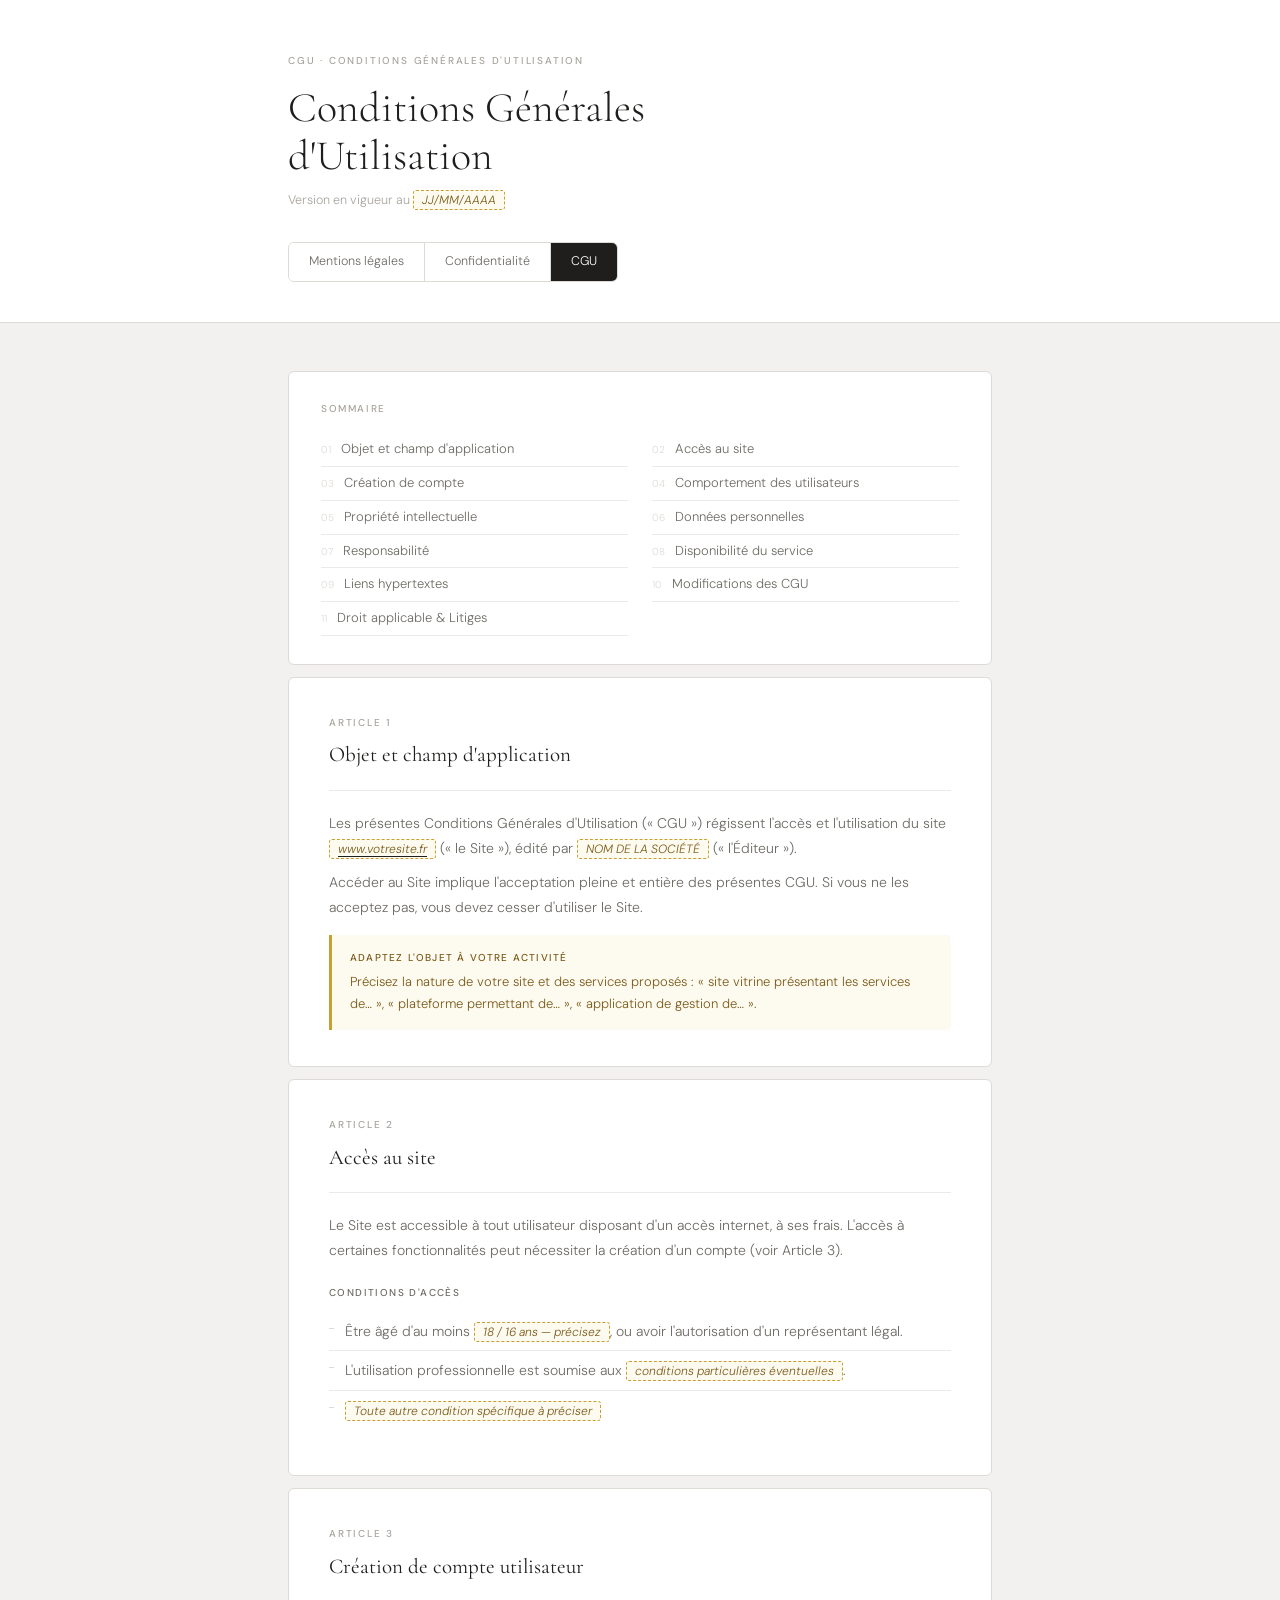
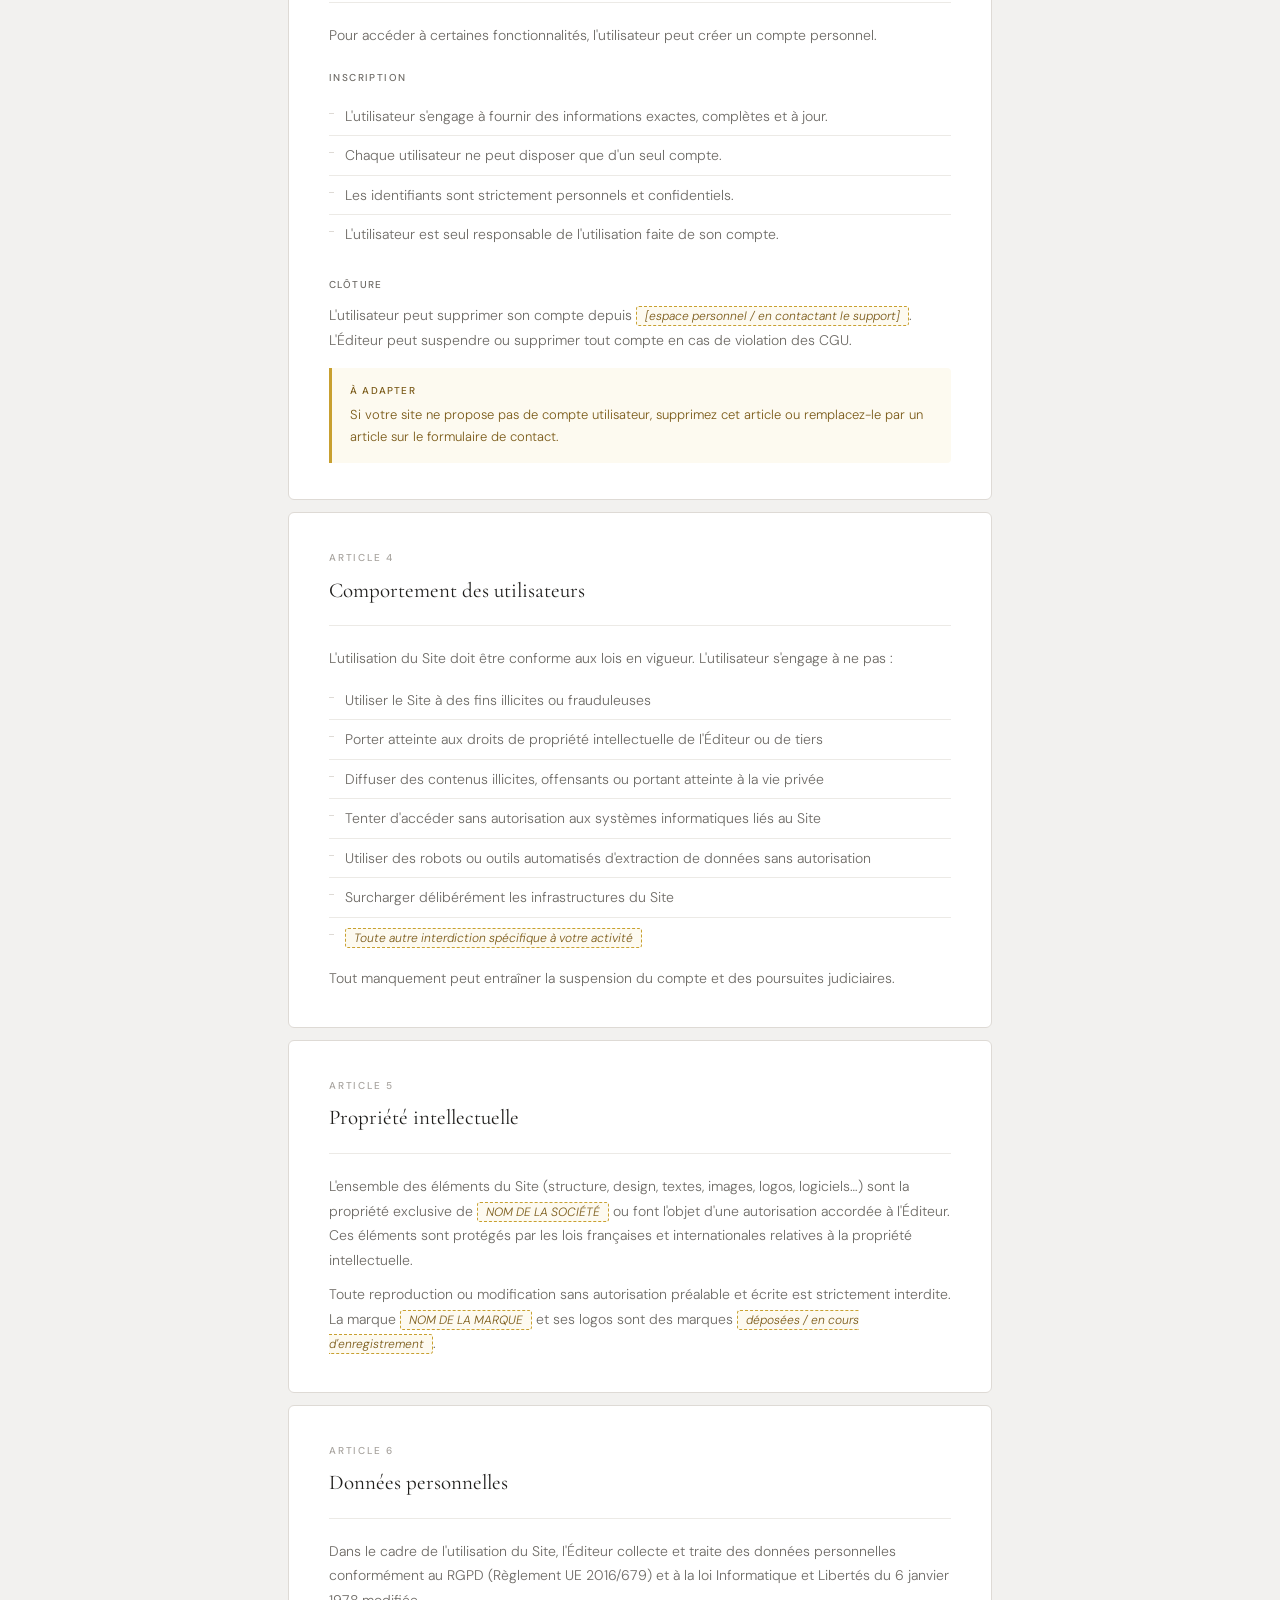
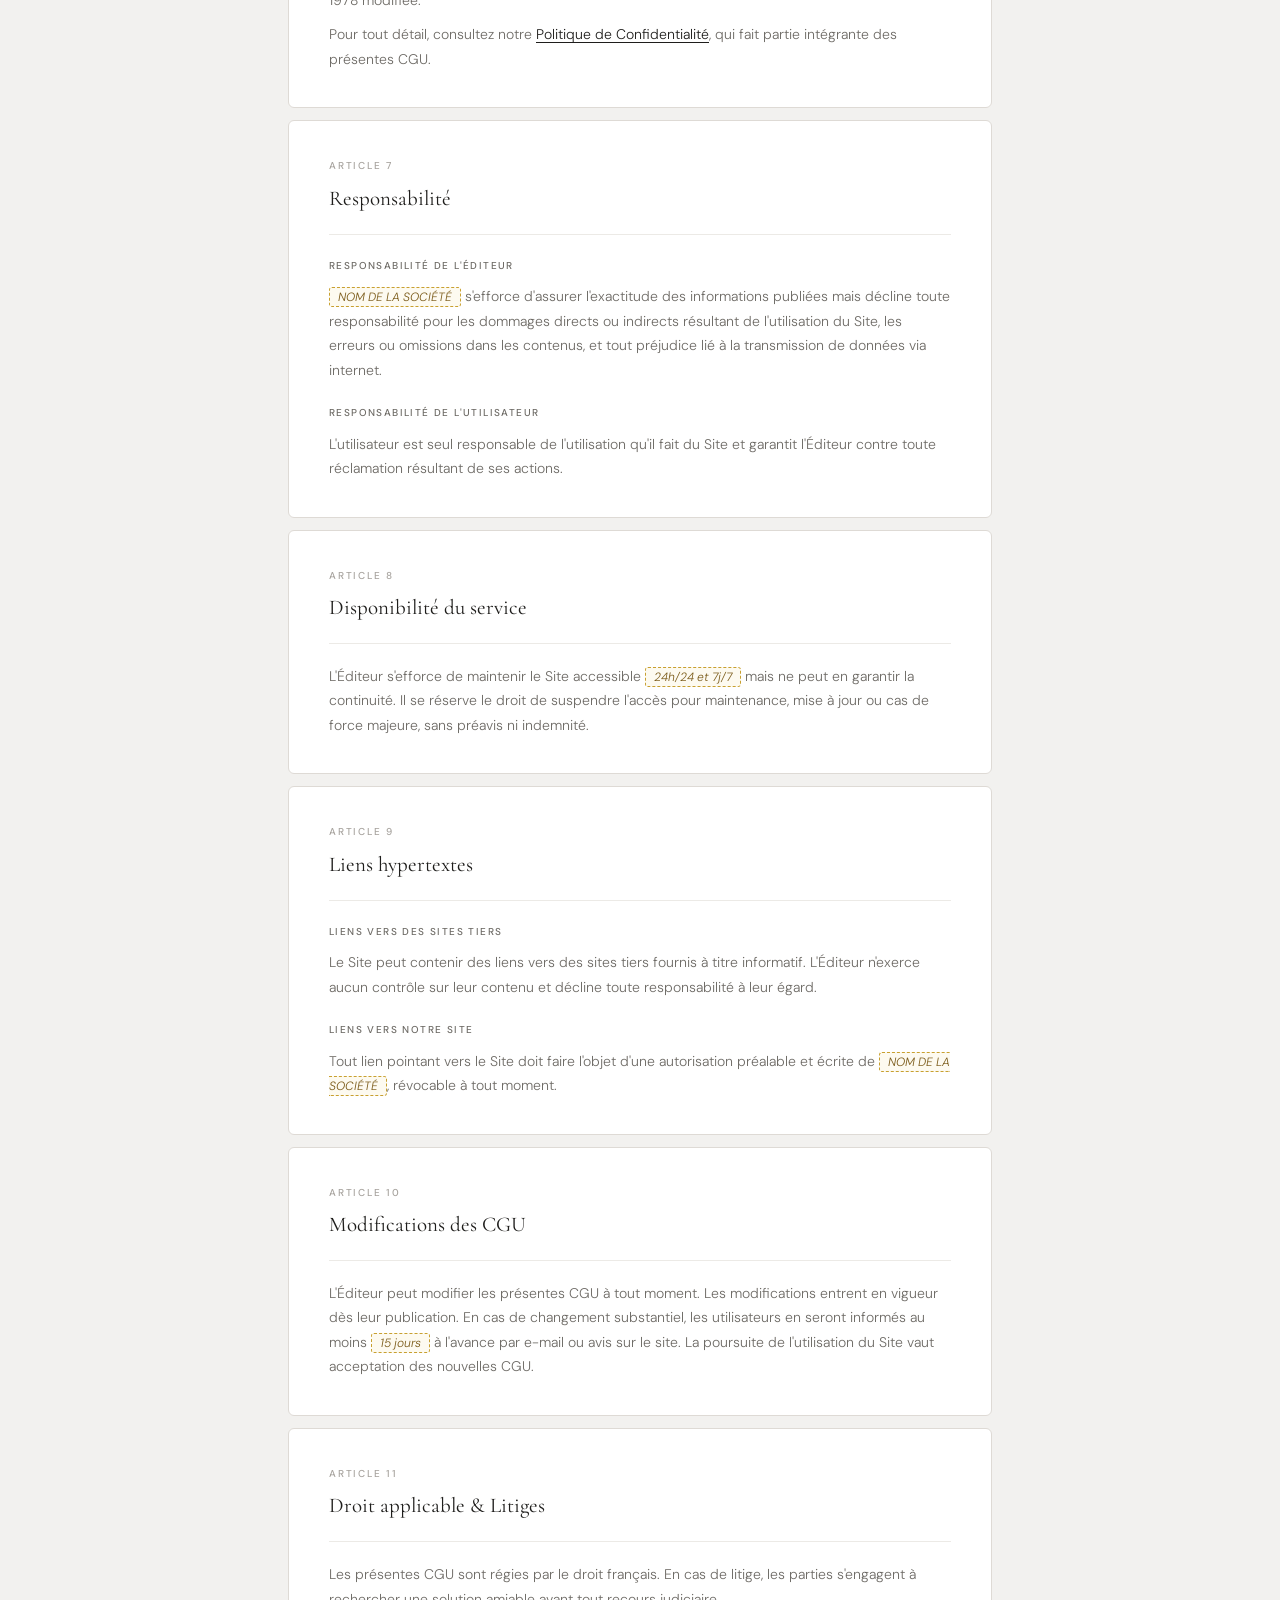
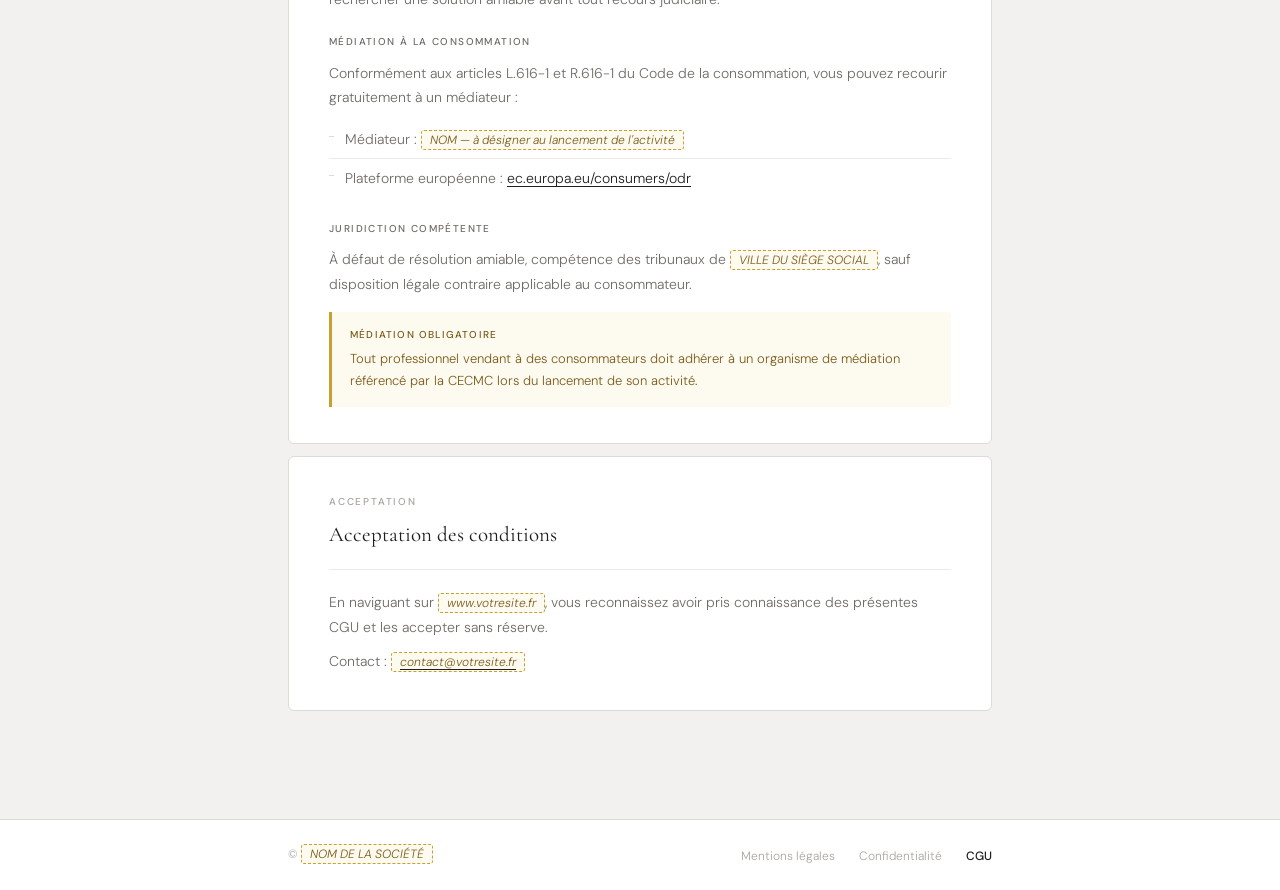
<file: pages/cgu.html>
<!DOCTYPE html>
<html lang="fr">

<head>
    <meta charset="UTF-8">
    <meta name="viewport" content="width=device-width, initial-scale=1.0">
    <title>Conditions Générales d'Utilisation</title>

    <link rel="stylesheet" href="../assets/css/legal.css">
</head>

<body>

    <header>
        <div class="wrap">
            <span class="eyebrow">CGU · Conditions Générales d'Utilisation</span>
            <h1>Conditions Générales<br>d'Utilisation</h1>
            <p class="meta">Version en vigueur au <span class="ph">JJ/MM/AAAA</span></p>
            <nav class="pages">
                <a href="mentions-legales.html">Mentions légales</a>
                <a href="confidentialite.html">Confidentialité</a>
                <a href="cgu.html" class="on">CGU</a>
            </nav>
        </div>
    </header>

    <main>
        <div class="wrap">

            <div class="toc">
                <p class="toc-label">Sommaire</p>
                <ol>
                    <li><a href="#g1"><span class="n">01</span>Objet et champ d'application</a></li>
                    <li><a href="#g2"><span class="n">02</span>Accès au site</a></li>
                    <li><a href="#g3"><span class="n">03</span>Création de compte</a></li>
                    <li><a href="#g4"><span class="n">04</span>Comportement des utilisateurs</a></li>
                    <li><a href="#g5"><span class="n">05</span>Propriété intellectuelle</a></li>
                    <li><a href="#g6"><span class="n">06</span>Données personnelles</a></li>
                    <li><a href="#g7"><span class="n">07</span>Responsabilité</a></li>
                    <li><a href="#g8"><span class="n">08</span>Disponibilité du service</a></li>
                    <li><a href="#g9"><span class="n">09</span>Liens hypertextes</a></li>
                    <li><a href="#g10"><span class="n">10</span>Modifications des CGU</a></li>
                    <li><a href="#g11"><span class="n">11</span>Droit applicable & Litiges</a></li>
                </ol>
            </div>

            <section id="g1">
                <p class="art">Article 1</p>
                <h2>Objet et champ d'application</h2>
                <p>Les présentes Conditions Générales d'Utilisation (« CGU ») régissent l'accès et l'utilisation du site
                    <a href="#"><span class="ph">www.votresite.fr</span></a> (« le Site »), édité par <span
                        class="ph">NOM DE LA SOCIÉTÉ</span> (« l'Éditeur »).</p>
                <p>Accéder au Site implique l'acceptation pleine et entière des présentes CGU. Si vous ne les acceptez
                    pas, vous devez cesser d'utiliser le Site.</p>
                <div class="note">
                    <b>Adaptez l'objet à votre activité</b>
                    <p>Précisez la nature de votre site et des services proposés : « site vitrine présentant les
                        services de… », « plateforme permettant de… », « application de gestion de… ».</p>
                </div>
            </section>

            <section id="g2">
                <p class="art">Article 2</p>
                <h2>Accès au site</h2>
                <p>Le Site est accessible à tout utilisateur disposant d'un accès internet, à ses frais. L'accès à
                    certaines fonctionnalités peut nécessiter la création d'un compte (voir Article 3).</p>
                <h3>Conditions d'accès</h3>
                <ul>
                    <li>Être âgé d'au moins <span class="ph">18 / 16 ans — précisez</span>, ou avoir l'autorisation d'un
                        représentant légal.</li>
                    <li>L'utilisation professionnelle est soumise aux <span class="ph">conditions particulières
                            éventuelles</span>.</li>
                    <li><span class="ph">Toute autre condition spécifique à préciser</span></li>
                </ul>
            </section>

            <section id="g3">
                <p class="art">Article 3</p>
                <h2>Création de compte utilisateur</h2>
                <p>Pour accéder à certaines fonctionnalités, l'utilisateur peut créer un compte personnel.</p>
                <h3>Inscription</h3>
                <ul>
                    <li>L'utilisateur s'engage à fournir des informations exactes, complètes et à jour.</li>
                    <li>Chaque utilisateur ne peut disposer que d'un seul compte.</li>
                    <li>Les identifiants sont strictement personnels et confidentiels.</li>
                    <li>L'utilisateur est seul responsable de l'utilisation faite de son compte.</li>
                </ul>
                <h3>Clôture</h3>
                <p>L'utilisateur peut supprimer son compte depuis <span class="ph">[espace personnel / en contactant le
                        support]</span>. L'Éditeur peut suspendre ou supprimer tout compte en cas de violation des CGU.
                </p>
                <div class="note">
                    <b>À adapter</b>
                    <p>Si votre site ne propose pas de compte utilisateur, supprimez cet article ou remplacez-le par un
                        article sur le formulaire de contact.</p>
                </div>
            </section>

            <section id="g4">
                <p class="art">Article 4</p>
                <h2>Comportement des utilisateurs</h2>
                <p>L'utilisation du Site doit être conforme aux lois en vigueur. L'utilisateur s'engage à ne pas :</p>
                <ul>
                    <li>Utiliser le Site à des fins illicites ou frauduleuses</li>
                    <li>Porter atteinte aux droits de propriété intellectuelle de l'Éditeur ou de tiers</li>
                    <li>Diffuser des contenus illicites, offensants ou portant atteinte à la vie privée</li>
                    <li>Tenter d'accéder sans autorisation aux systèmes informatiques liés au Site</li>
                    <li>Utiliser des robots ou outils automatisés d'extraction de données sans autorisation</li>
                    <li>Surcharger délibérément les infrastructures du Site</li>
                    <li><span class="ph">Toute autre interdiction spécifique à votre activité</span></li>
                </ul>
                <p>Tout manquement peut entraîner la suspension du compte et des poursuites judiciaires.</p>
            </section>

            <section id="g5">
                <p class="art">Article 5</p>
                <h2>Propriété intellectuelle</h2>
                <p>L'ensemble des éléments du Site (structure, design, textes, images, logos, logiciels…) sont la
                    propriété exclusive de <span class="ph">NOM DE LA SOCIÉTÉ</span> ou font l'objet d'une autorisation
                    accordée à l'Éditeur. Ces éléments sont protégés par les lois françaises et internationales
                    relatives à la propriété intellectuelle.</p>
                <p>Toute reproduction ou modification sans autorisation préalable et écrite est strictement interdite.
                    La marque <span class="ph">NOM DE LA MARQUE</span> et ses logos sont des marques <span
                        class="ph">déposées / en cours d'enregistrement</span>.</p>
            </section>

            <section id="g6">
                <p class="art">Article 6</p>
                <h2>Données personnelles</h2>
                <p>Dans le cadre de l'utilisation du Site, l'Éditeur collecte et traite des données personnelles
                    conformément au RGPD (Règlement UE 2016/679) et à la loi Informatique et Libertés du 6 janvier 1978
                    modifiée.</p>
                <p>Pour tout détail, consultez notre <a href="confidentialite.html">Politique de Confidentialité</a>,
                    qui fait partie intégrante des présentes CGU.</p>
            </section>

            <section id="g7">
                <p class="art">Article 7</p>
                <h2>Responsabilité</h2>
                <h3>Responsabilité de l'éditeur</h3>
                <p><span class="ph">NOM DE LA SOCIÉTÉ</span> s'efforce d'assurer l'exactitude des informations publiées
                    mais décline toute responsabilité pour les dommages directs ou indirects résultant de l'utilisation
                    du Site, les erreurs ou omissions dans les contenus, et tout préjudice lié à la transmission de
                    données via internet.</p>
                <h3>Responsabilité de l'utilisateur</h3>
                <p>L'utilisateur est seul responsable de l'utilisation qu'il fait du Site et garantit l'Éditeur contre
                    toute réclamation résultant de ses actions.</p>
            </section>

            <section id="g8">
                <p class="art">Article 8</p>
                <h2>Disponibilité du service</h2>
                <p>L'Éditeur s'efforce de maintenir le Site accessible <span class="ph">24h/24 et 7j/7</span> mais ne
                    peut en garantir la continuité. Il se réserve le droit de suspendre l'accès pour maintenance, mise à
                    jour ou cas de force majeure, sans préavis ni indemnité.</p>
            </section>

            <section id="g9">
                <p class="art">Article 9</p>
                <h2>Liens hypertextes</h2>
                <h3>Liens vers des sites tiers</h3>
                <p>Le Site peut contenir des liens vers des sites tiers fournis à titre informatif. L'Éditeur n'exerce
                    aucun contrôle sur leur contenu et décline toute responsabilité à leur égard.</p>
                <h3>Liens vers notre site</h3>
                <p>Tout lien pointant vers le Site doit faire l'objet d'une autorisation préalable et écrite de <span
                        class="ph">NOM DE LA SOCIÉTÉ</span>, révocable à tout moment.</p>
            </section>

            <section id="g10">
                <p class="art">Article 10</p>
                <h2>Modifications des CGU</h2>
                <p>L'Éditeur peut modifier les présentes CGU à tout moment. Les modifications entrent en vigueur dès
                    leur publication. En cas de changement substantiel, les utilisateurs en seront informés au moins
                    <span class="ph">15 jours</span> à l'avance par e-mail ou avis sur le site. La poursuite de
                    l'utilisation du Site vaut acceptation des nouvelles CGU.</p>
            </section>

            <section id="g11">
                <p class="art">Article 11</p>
                <h2>Droit applicable & Litiges</h2>
                <p>Les présentes CGU sont régies par le droit français. En cas de litige, les parties s'engagent à
                    rechercher une solution amiable avant tout recours judiciaire.</p>
                <h3>Médiation à la consommation</h3>
                <p>Conformément aux articles L.616-1 et R.616-1 du Code de la consommation, vous pouvez recourir
                    gratuitement à un médiateur :</p>
                <ul>
                    <li>Médiateur : <span class="ph">NOM — à désigner au lancement de l'activité</span></li>
                    <li>Plateforme européenne : <a href="https://ec.europa.eu/consumers/odr"
                            target="_blank">ec.europa.eu/consumers/odr</a></li>
                </ul>
                <h3>Juridiction compétente</h3>
                <p>À défaut de résolution amiable, compétence des tribunaux de <span class="ph">VILLE DU SIÈGE
                        SOCIAL</span>, sauf disposition légale contraire applicable au consommateur.</p>
                <div class="note">
                    <b>Médiation obligatoire</b>
                    <p>Tout professionnel vendant à des consommateurs doit adhérer à un organisme de médiation référencé
                        par la CECMC lors du lancement de son activité.</p>
                </div>
            </section>

            <section>
                <p class="art">Acceptation</p>
                <h2>Acceptation des conditions</h2>
                <p>En naviguant sur <span class="ph">www.votresite.fr</span>, vous reconnaissez avoir pris connaissance
                    des présentes CGU et les accepter sans réserve.</p>
                <p>Contact : <a href="mailto:"><span class="ph">contact@votresite.fr</span></a></p>
            </section>

        </div>
    </main>

    <footer>
        <div class="wrap">
            <div class="fi">
                <small>© <span class="ph">NOM DE LA SOCIÉTÉ</span></small>
                <nav>
                    <a href="mentions-legales.html">Mentions légales</a>
                    <a href="confidentialite.html">Confidentialité</a>
                    <a href="cgu.html" class="on">CGU</a>
                </nav>
            </div>
        </div>
    </footer>

</body>

</html>
</file>
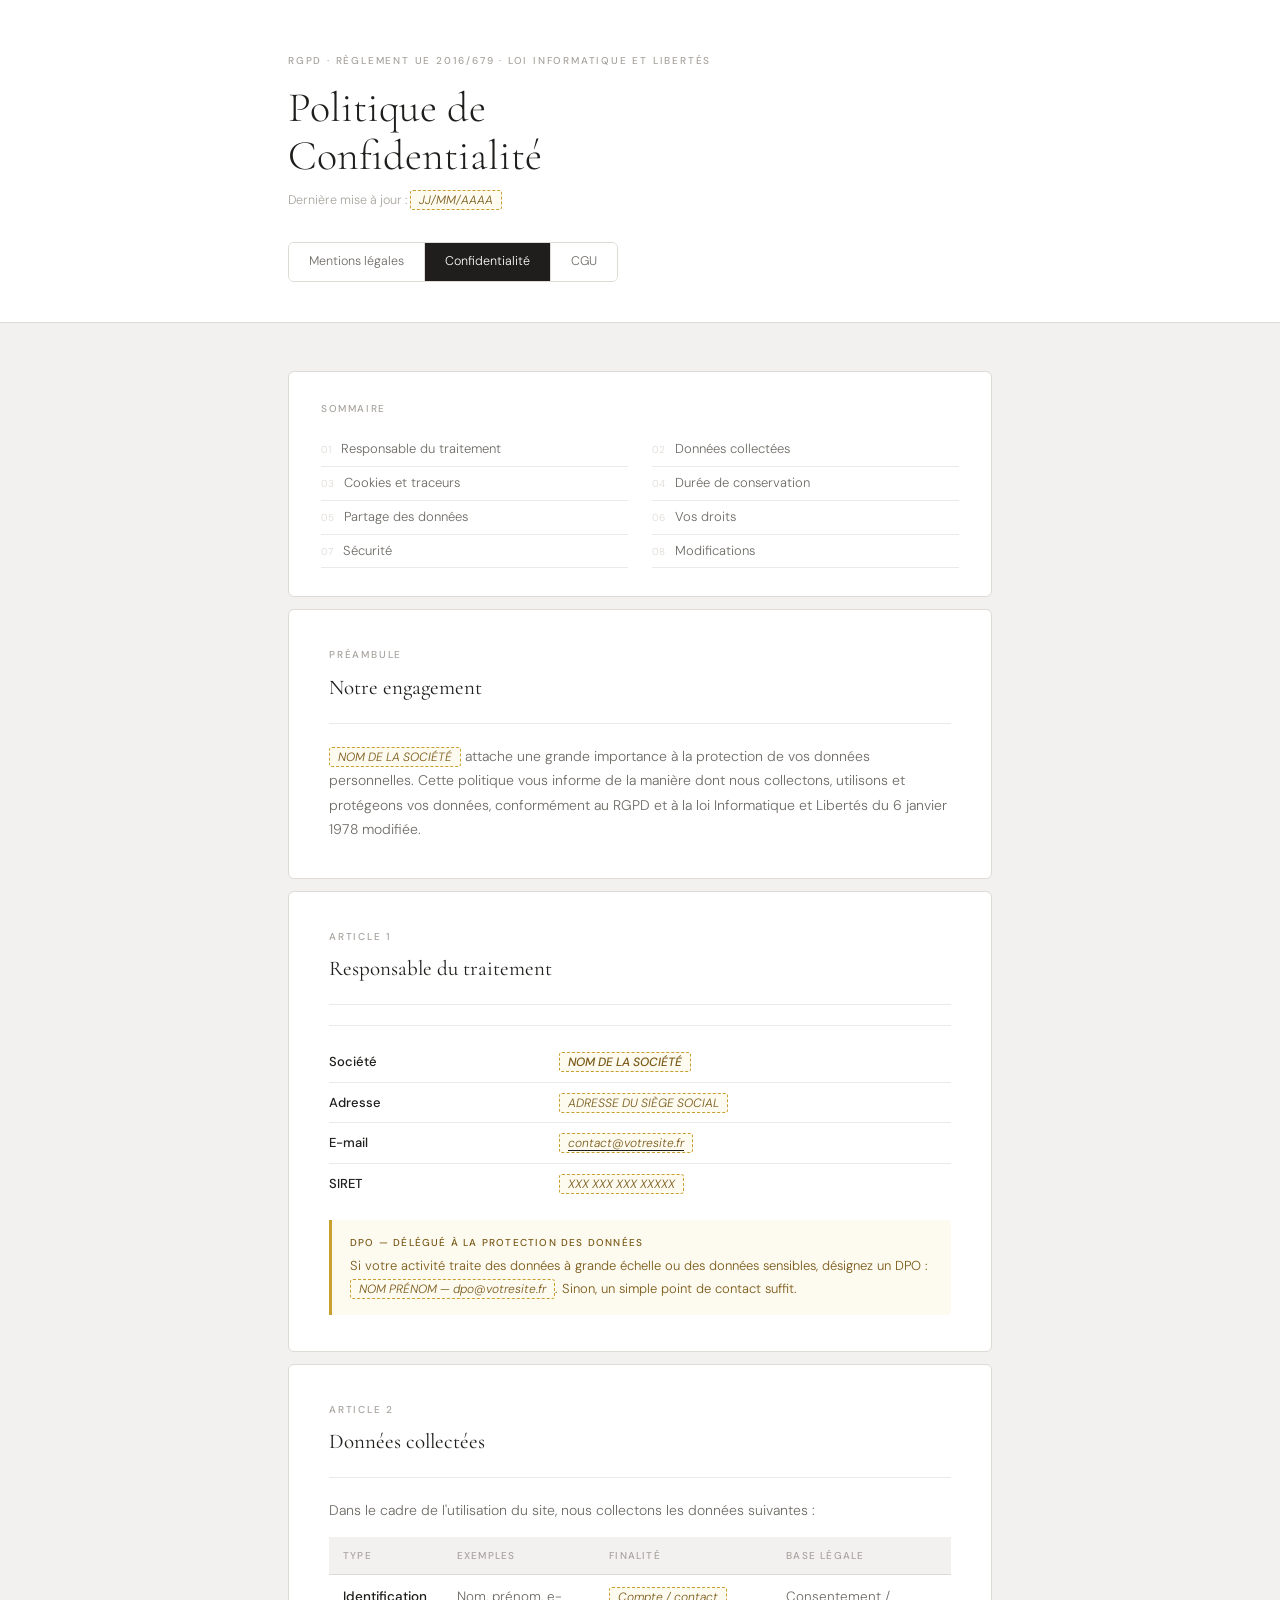
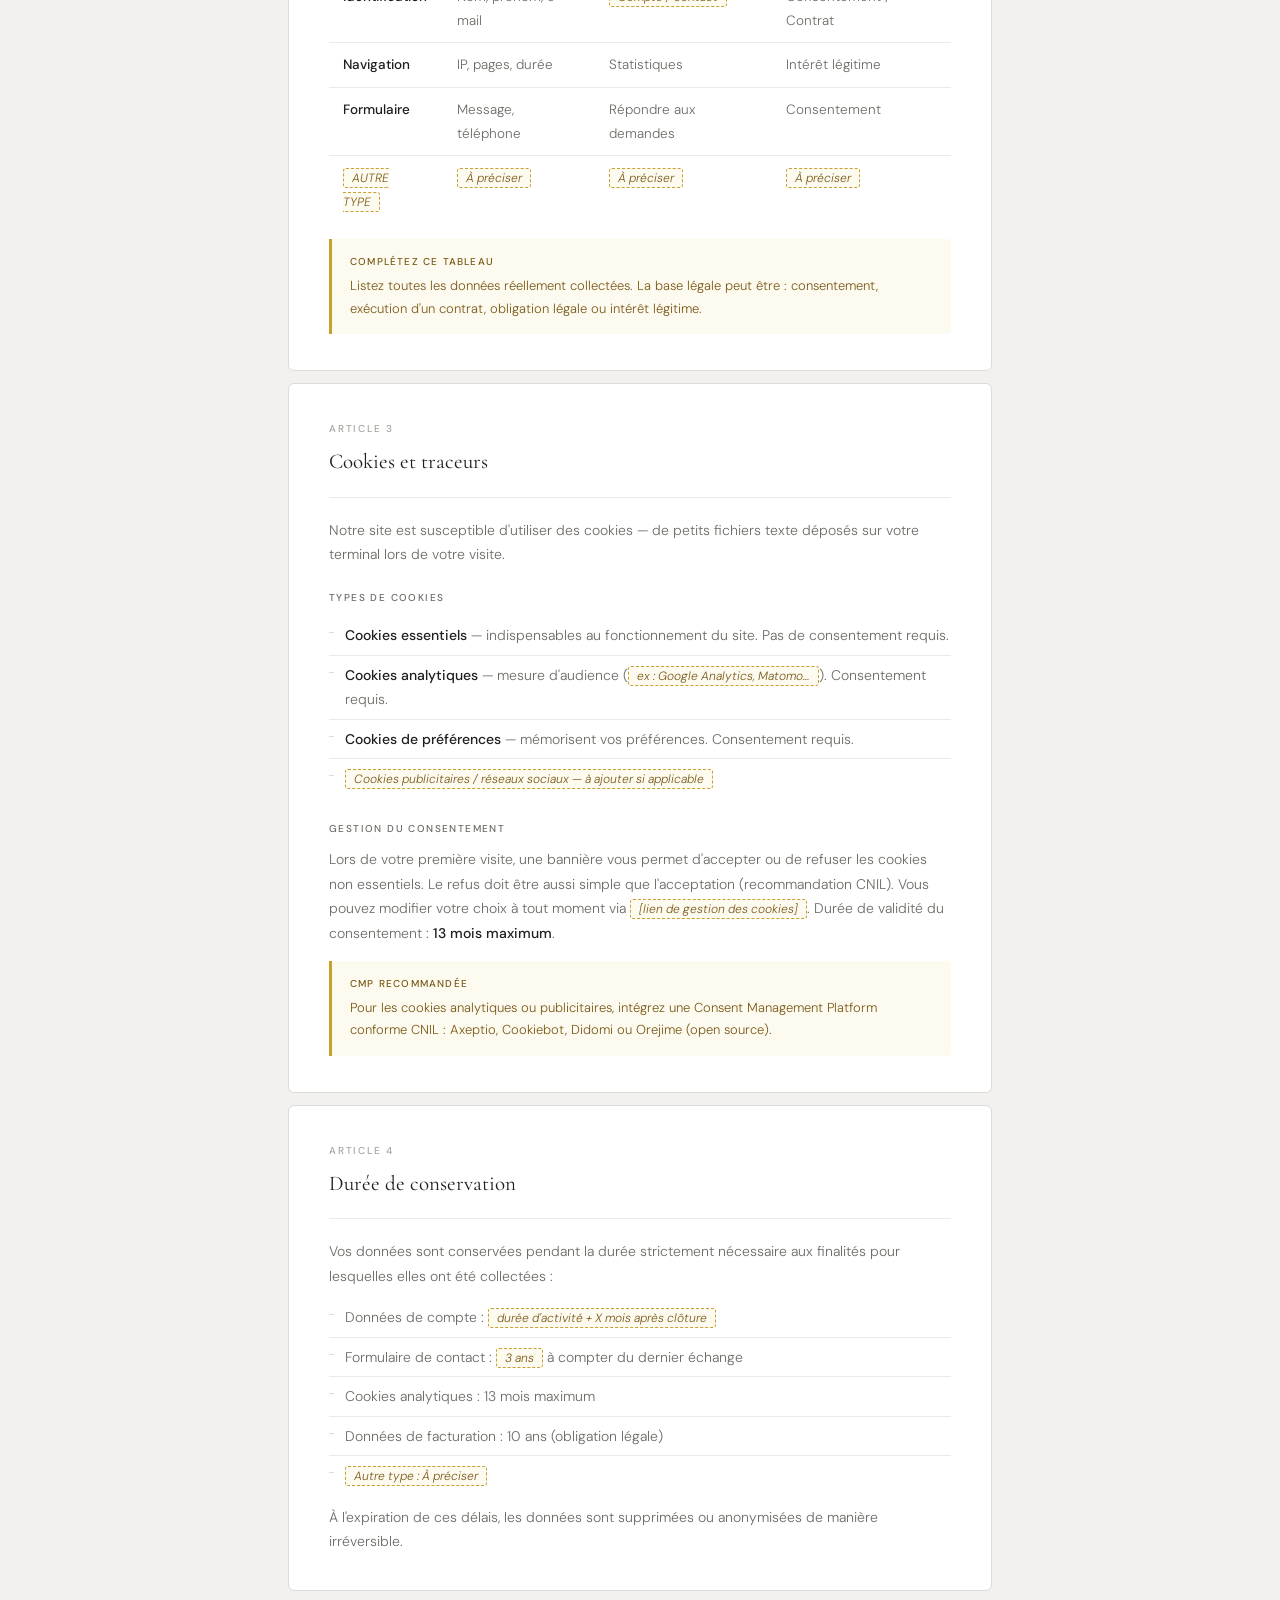
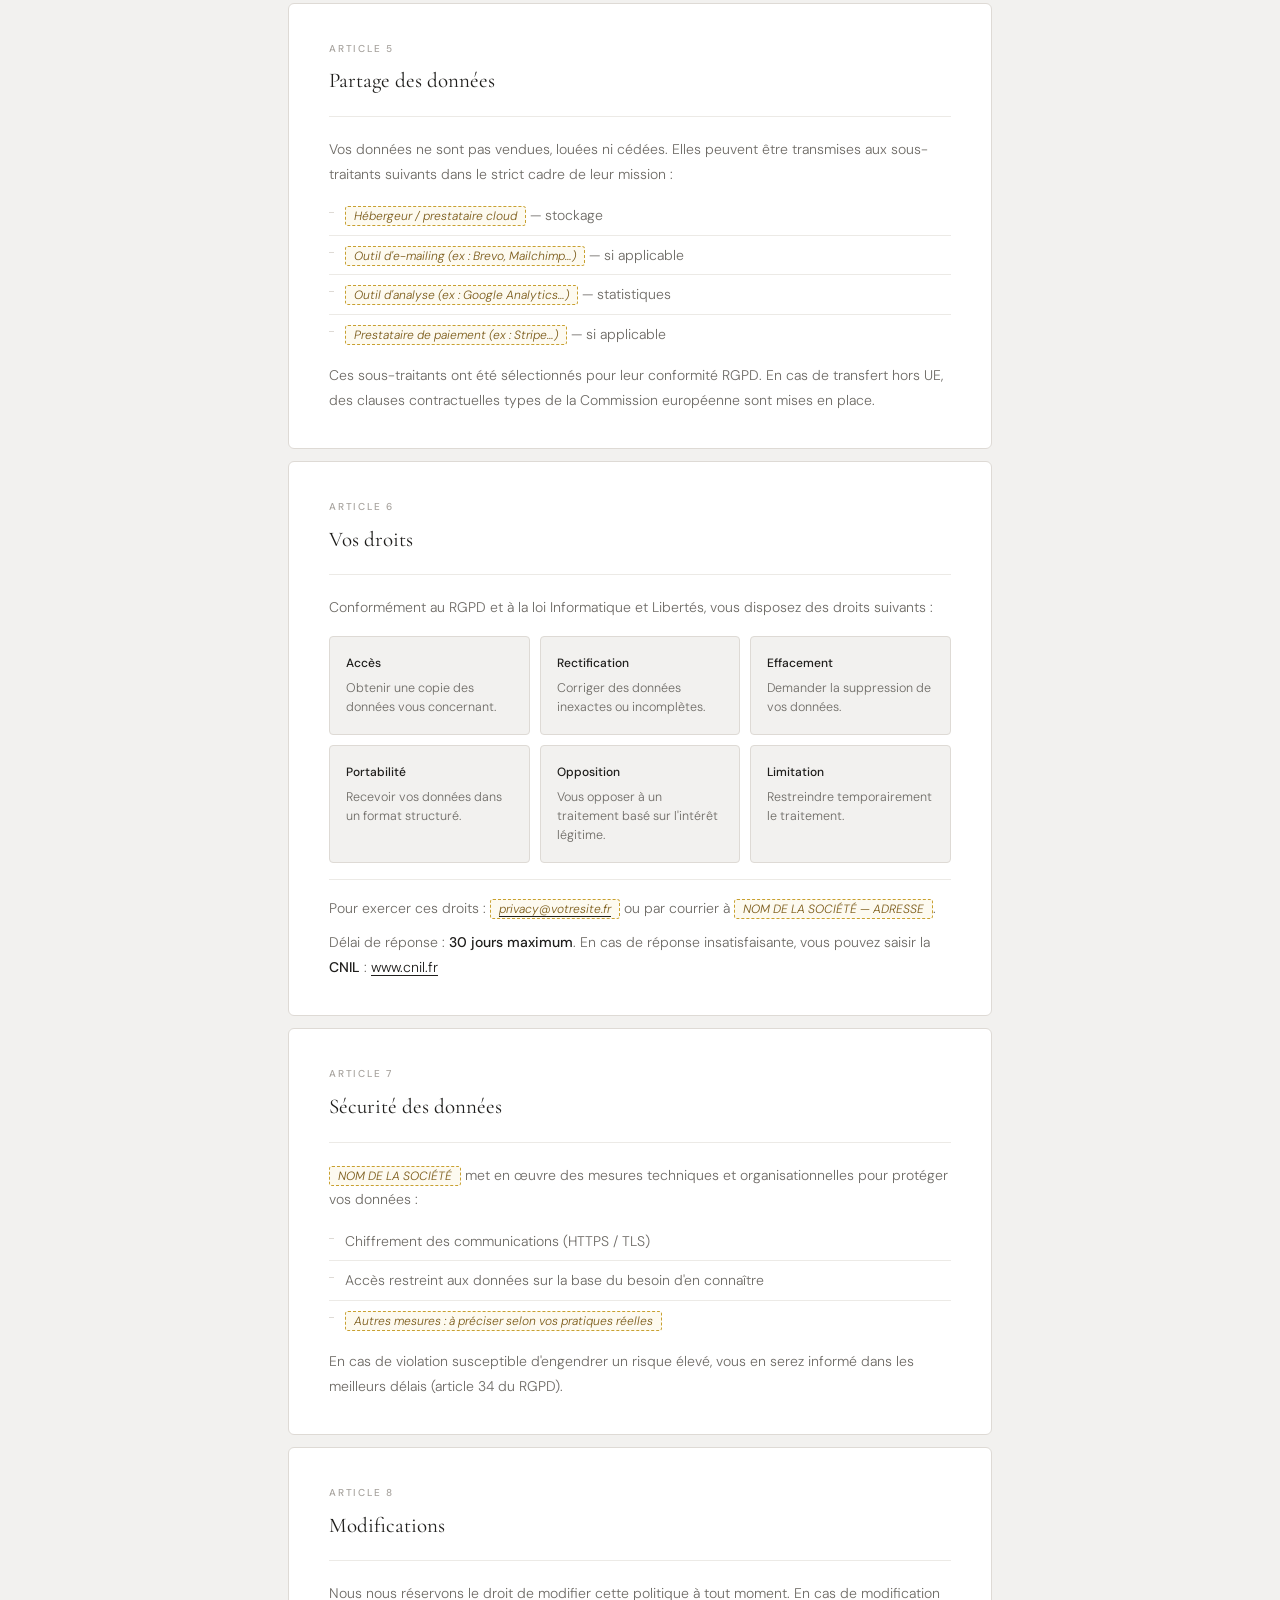
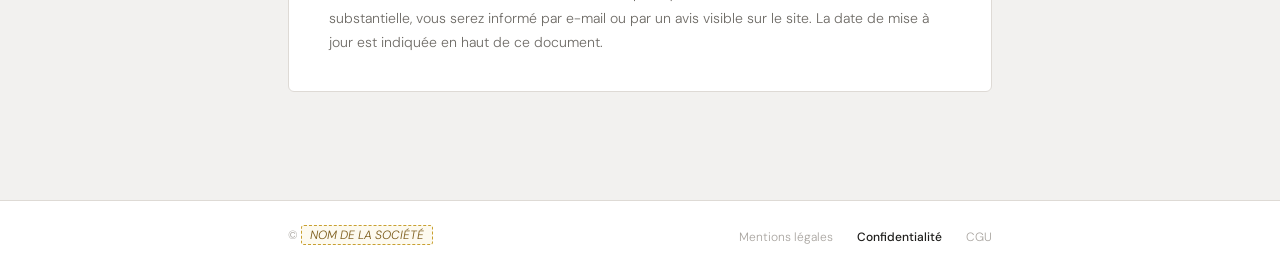
<file: pages/confidentialite.html>
<!DOCTYPE html>
<html lang="fr">

<head>
    <meta charset="UTF-8">
    <meta name="viewport" content="width=device-width, initial-scale=1.0">
    <title>Politique de Confidentialité</title>

    <link rel="stylesheet" href="../assets/css/legal.css">
</head>

<body>

    <header>
        <div class="wrap">
            <span class="eyebrow">RGPD · Règlement UE 2016/679 · Loi Informatique et Libertés</span>
            <h1>Politique de<br>Confidentialité</h1>
            <p class="meta">Dernière mise à jour : <span class="ph">JJ/MM/AAAA</span></p>
            <nav class="pages">
                <a href="mentions-legales.html">Mentions légales</a>
                <a href="confidentialite.html" class="on">Confidentialité</a>
                <a href="cgu.html">CGU</a>
            </nav>
        </div>
    </header>

    <main>
        <div class="wrap">

            <div class="toc">
                <p class="toc-label">Sommaire</p>
                <ol>
                    <li><a href="#c1"><span class="n">01</span>Responsable du traitement</a></li>
                    <li><a href="#c2"><span class="n">02</span>Données collectées</a></li>
                    <li><a href="#c3"><span class="n">03</span>Cookies et traceurs</a></li>
                    <li><a href="#c4"><span class="n">04</span>Durée de conservation</a></li>
                    <li><a href="#c5"><span class="n">05</span>Partage des données</a></li>
                    <li><a href="#c6"><span class="n">06</span>Vos droits</a></li>
                    <li><a href="#c7"><span class="n">07</span>Sécurité</a></li>
                    <li><a href="#c8"><span class="n">08</span>Modifications</a></li>
                </ol>
            </div>

            <section>
                <p class="art">Préambule</p>
                <h2>Notre engagement</h2>
                <p><span class="ph">NOM DE LA SOCIÉTÉ</span> attache une grande importance à la protection de vos
                    données personnelles. Cette politique vous informe de la manière dont nous collectons, utilisons et
                    protégeons vos données, conformément au RGPD et à la loi Informatique et Libertés du 6 janvier 1978
                    modifiée.</p>
            </section>

            <section id="c1">
                <p class="art">Article 1</p>
                <h2>Responsable du traitement</h2>
                <hr>
                <dl>
                    <div class="field">
                        <dt>Société</dt>
                        <dd><strong><span class="ph">NOM DE LA SOCIÉTÉ</span></strong></dd>
                    </div>
                    <div class="field">
                        <dt>Adresse</dt>
                        <dd><span class="ph">ADRESSE DU SIÈGE SOCIAL</span></dd>
                    </div>
                    <div class="field">
                        <dt>E-mail</dt>
                        <dd><a href="mailto:"><span class="ph">contact@votresite.fr</span></a></dd>
                    </div>
                    <div class="field">
                        <dt>SIRET</dt>
                        <dd><span class="ph">XXX XXX XXX XXXXX</span></dd>
                    </div>
                </dl>
                <div class="note">
                    <b>DPO — Délégué à la Protection des Données</b>
                    <p>Si votre activité traite des données à grande échelle ou des données sensibles, désignez un DPO :
                        <span class="ph">NOM PRÉNOM — dpo@votresite.fr</span>. Sinon, un simple point de contact suffit.
                    </p>
                </div>
            </section>

            <section id="c2">
                <p class="art">Article 2</p>
                <h2>Données collectées</h2>
                <p>Dans le cadre de l'utilisation du site, nous collectons les données suivantes :</p>
                <table>
                    <thead>
                        <tr>
                            <th>Type</th>
                            <th>Exemples</th>
                            <th>Finalité</th>
                            <th>Base légale</th>
                        </tr>
                    </thead>
                    <tbody>
                        <tr>
                            <td><strong>Identification</strong></td>
                            <td>Nom, prénom, e-mail</td>
                            <td><span class="ph">Compte / contact</span></td>
                            <td>Consentement / Contrat</td>
                        </tr>
                        <tr>
                            <td><strong>Navigation</strong></td>
                            <td>IP, pages, durée</td>
                            <td>Statistiques</td>
                            <td>Intérêt légitime</td>
                        </tr>
                        <tr>
                            <td><strong>Formulaire</strong></td>
                            <td>Message, téléphone</td>
                            <td>Répondre aux demandes</td>
                            <td>Consentement</td>
                        </tr>
                        <tr>
                            <td><span class="ph">AUTRE TYPE</span></td>
                            <td><span class="ph">À préciser</span></td>
                            <td><span class="ph">À préciser</span></td>
                            <td><span class="ph">À préciser</span></td>
                        </tr>
                    </tbody>
                </table>
                <div class="note">
                    <b>Complétez ce tableau</b>
                    <p>Listez toutes les données réellement collectées. La base légale peut être : consentement,
                        exécution d'un contrat, obligation légale ou intérêt légitime.</p>
                </div>
            </section>

            <section id="c3">
                <p class="art">Article 3</p>
                <h2>Cookies et traceurs</h2>
                <p>Notre site est susceptible d'utiliser des cookies — de petits fichiers texte déposés sur votre
                    terminal lors de votre visite.</p>
                <h3>Types de cookies</h3>
                <ul>
                    <li><strong>Cookies essentiels</strong> — indispensables au fonctionnement du site. Pas de
                        consentement requis.</li>
                    <li><strong>Cookies analytiques</strong> — mesure d'audience (<span class="ph">ex : Google
                            Analytics, Matomo…</span>). Consentement requis.</li>
                    <li><strong>Cookies de préférences</strong> — mémorisent vos préférences. Consentement requis.</li>
                    <li><span class="ph">Cookies publicitaires / réseaux sociaux — à ajouter si applicable</span></li>
                </ul>
                <h3>Gestion du consentement</h3>
                <p>Lors de votre première visite, une bannière vous permet d'accepter ou de refuser les cookies non
                    essentiels. Le refus doit être aussi simple que l'acceptation (recommandation CNIL). Vous pouvez
                    modifier votre choix à tout moment via <span class="ph">[lien de gestion des cookies]</span>. Durée
                    de validité du consentement : <strong>13 mois maximum</strong>.</p>
                <div class="note">
                    <b>CMP recommandée</b>
                    <p>Pour les cookies analytiques ou publicitaires, intégrez une Consent Management Platform conforme
                        CNIL : Axeptio, Cookiebot, Didomi ou Orejime (open source).</p>
                </div>
            </section>

            <section id="c4">
                <p class="art">Article 4</p>
                <h2>Durée de conservation</h2>
                <p>Vos données sont conservées pendant la durée strictement nécessaire aux finalités pour lesquelles
                    elles ont été collectées :</p>
                <ul>
                    <li>Données de compte : <span class="ph">durée d'activité + X mois après clôture</span></li>
                    <li>Formulaire de contact : <span class="ph">3 ans</span> à compter du dernier échange</li>
                    <li>Cookies analytiques : 13 mois maximum</li>
                    <li>Données de facturation : 10 ans (obligation légale)</li>
                    <li><span class="ph">Autre type : À préciser</span></li>
                </ul>
                <p>À l'expiration de ces délais, les données sont supprimées ou anonymisées de manière irréversible.</p>
            </section>

            <section id="c5">
                <p class="art">Article 5</p>
                <h2>Partage des données</h2>
                <p>Vos données ne sont pas vendues, louées ni cédées. Elles peuvent être transmises aux sous-traitants
                    suivants dans le strict cadre de leur mission :</p>
                <ul>
                    <li><span class="ph">Hébergeur / prestataire cloud</span> — stockage</li>
                    <li><span class="ph">Outil d'e-mailing (ex : Brevo, Mailchimp…)</span> — si applicable</li>
                    <li><span class="ph">Outil d'analyse (ex : Google Analytics…)</span> — statistiques</li>
                    <li><span class="ph">Prestataire de paiement (ex : Stripe…)</span> — si applicable</li>
                </ul>
                <p>Ces sous-traitants ont été sélectionnés pour leur conformité RGPD. En cas de transfert hors UE, des
                    clauses contractuelles types de la Commission européenne sont mises en place.</p>
            </section>

            <section id="c6">
                <p class="art">Article 6</p>
                <h2>Vos droits</h2>
                <p>Conformément au RGPD et à la loi Informatique et Libertés, vous disposez des droits suivants :</p>
                <div class="rights">
                    <div><b>Accès</b>
                        <p>Obtenir une copie des données vous concernant.</p>
                    </div>
                    <div><b>Rectification</b>
                        <p>Corriger des données inexactes ou incomplètes.</p>
                    </div>
                    <div><b>Effacement</b>
                        <p>Demander la suppression de vos données.</p>
                    </div>
                    <div><b>Portabilité</b>
                        <p>Recevoir vos données dans un format structuré.</p>
                    </div>
                    <div><b>Opposition</b>
                        <p>Vous opposer à un traitement basé sur l'intérêt légitime.</p>
                    </div>
                    <div><b>Limitation</b>
                        <p>Restreindre temporairement le traitement.</p>
                    </div>
                </div>
                <hr>
                <p>Pour exercer ces droits : <a href="mailto:"><span class="ph">privacy@votresite.fr</span></a> ou par
                    courrier à <span class="ph">NOM DE LA SOCIÉTÉ — ADRESSE</span>.</p>
                <p>Délai de réponse : <strong>30 jours maximum</strong>. En cas de réponse insatisfaisante, vous pouvez
                    saisir la <strong>CNIL</strong> : <a href="https://www.cnil.fr" target="_blank">www.cnil.fr</a></p>
            </section>

            <section id="c7">
                <p class="art">Article 7</p>
                <h2>Sécurité des données</h2>
                <p><span class="ph">NOM DE LA SOCIÉTÉ</span> met en œuvre des mesures techniques et organisationnelles
                    pour protéger vos données :</p>
                <ul>
                    <li>Chiffrement des communications (HTTPS / TLS)</li>
                    <li>Accès restreint aux données sur la base du besoin d'en connaître</li>
                    <li><span class="ph">Autres mesures : à préciser selon vos pratiques réelles</span></li>
                </ul>
                <p>En cas de violation susceptible d'engendrer un risque élevé, vous en serez informé dans les meilleurs
                    délais (article 34 du RGPD).</p>
            </section>

            <section id="c8">
                <p class="art">Article 8</p>
                <h2>Modifications</h2>
                <p>Nous nous réservons le droit de modifier cette politique à tout moment. En cas de modification
                    substantielle, vous serez informé par e-mail ou par un avis visible sur le site. La date de mise à
                    jour est indiquée en haut de ce document.</p>
            </section>

        </div>
    </main>

    <footer>
        <div class="wrap">
            <div class="fi">
                <small>© <span class="ph">NOM DE LA SOCIÉTÉ</span></small>
                <nav>
                    <a href="mentions-legales.html">Mentions légales</a>
                    <a href="confidentialite.html" class="on">Confidentialité</a>
                    <a href="cgu.html">CGU</a>
                </nav>
            </div>
        </div>
    </footer>

</body>

</html>
</file>
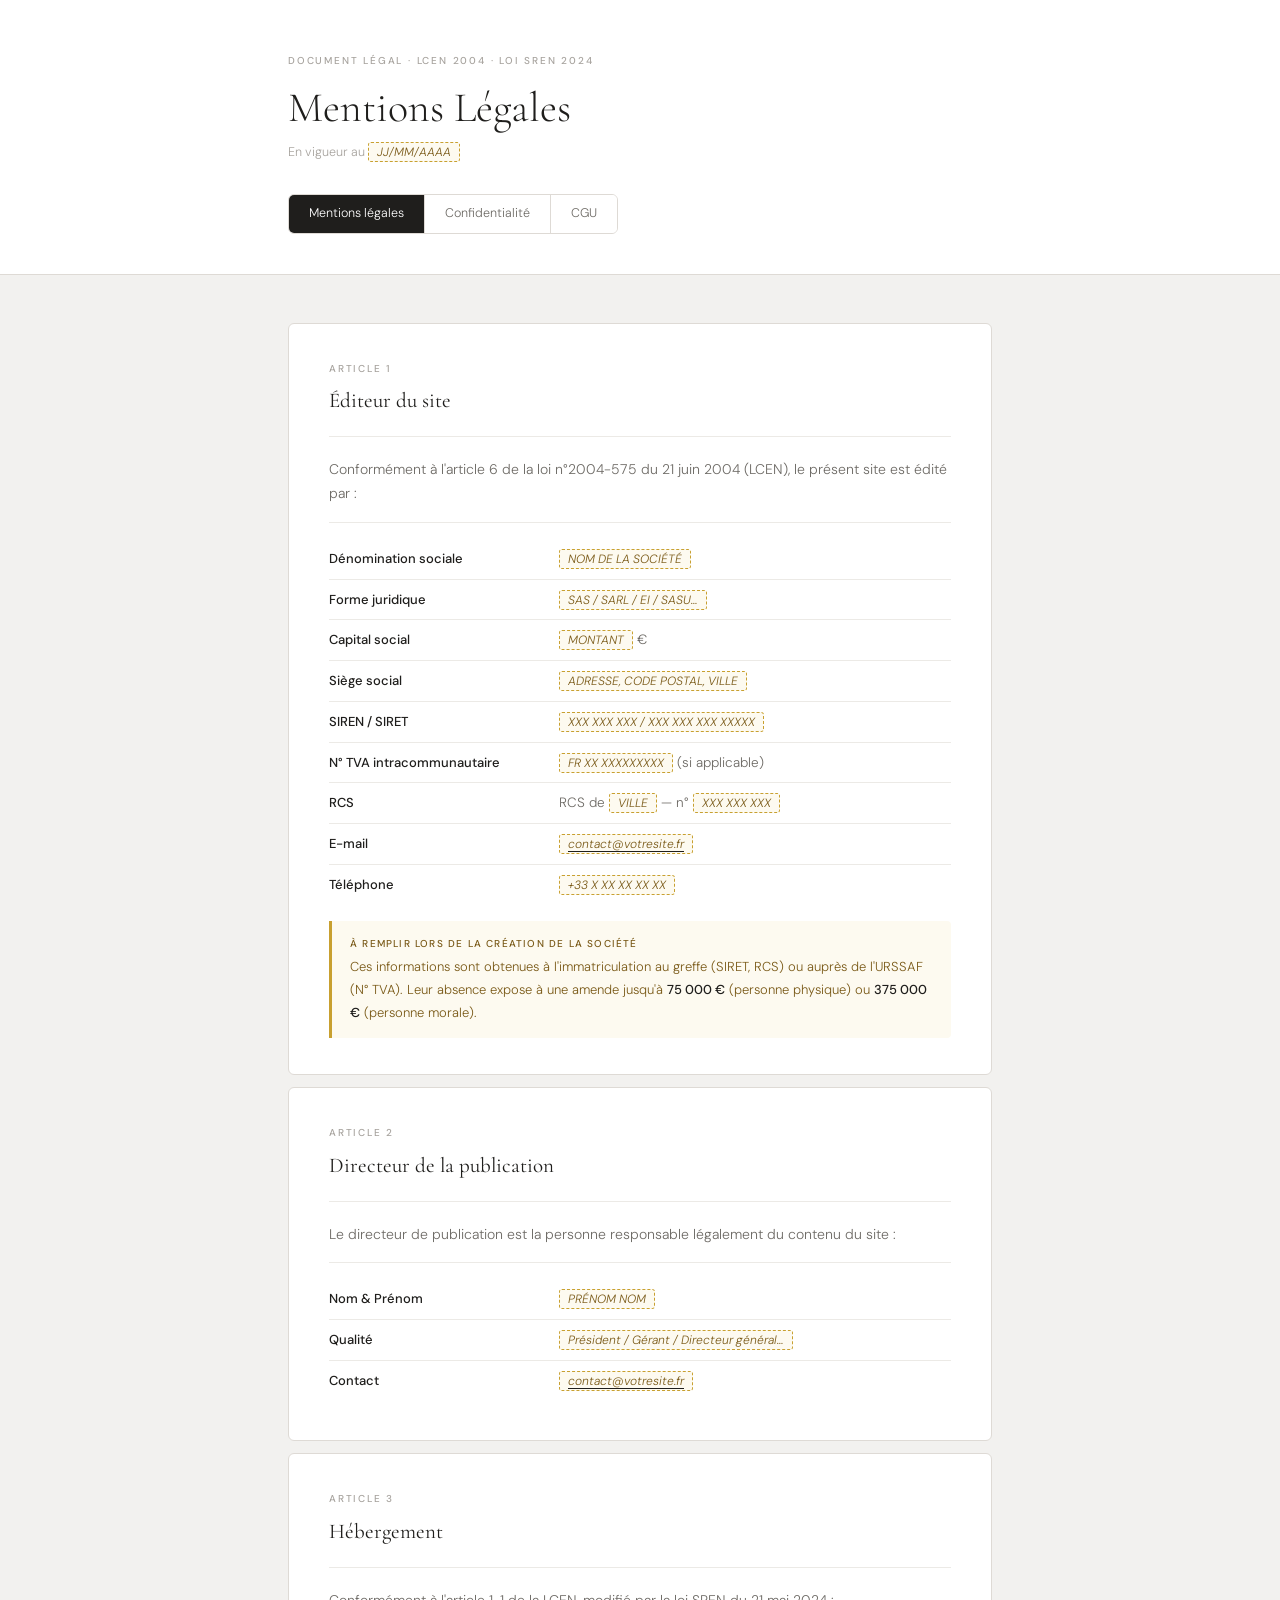
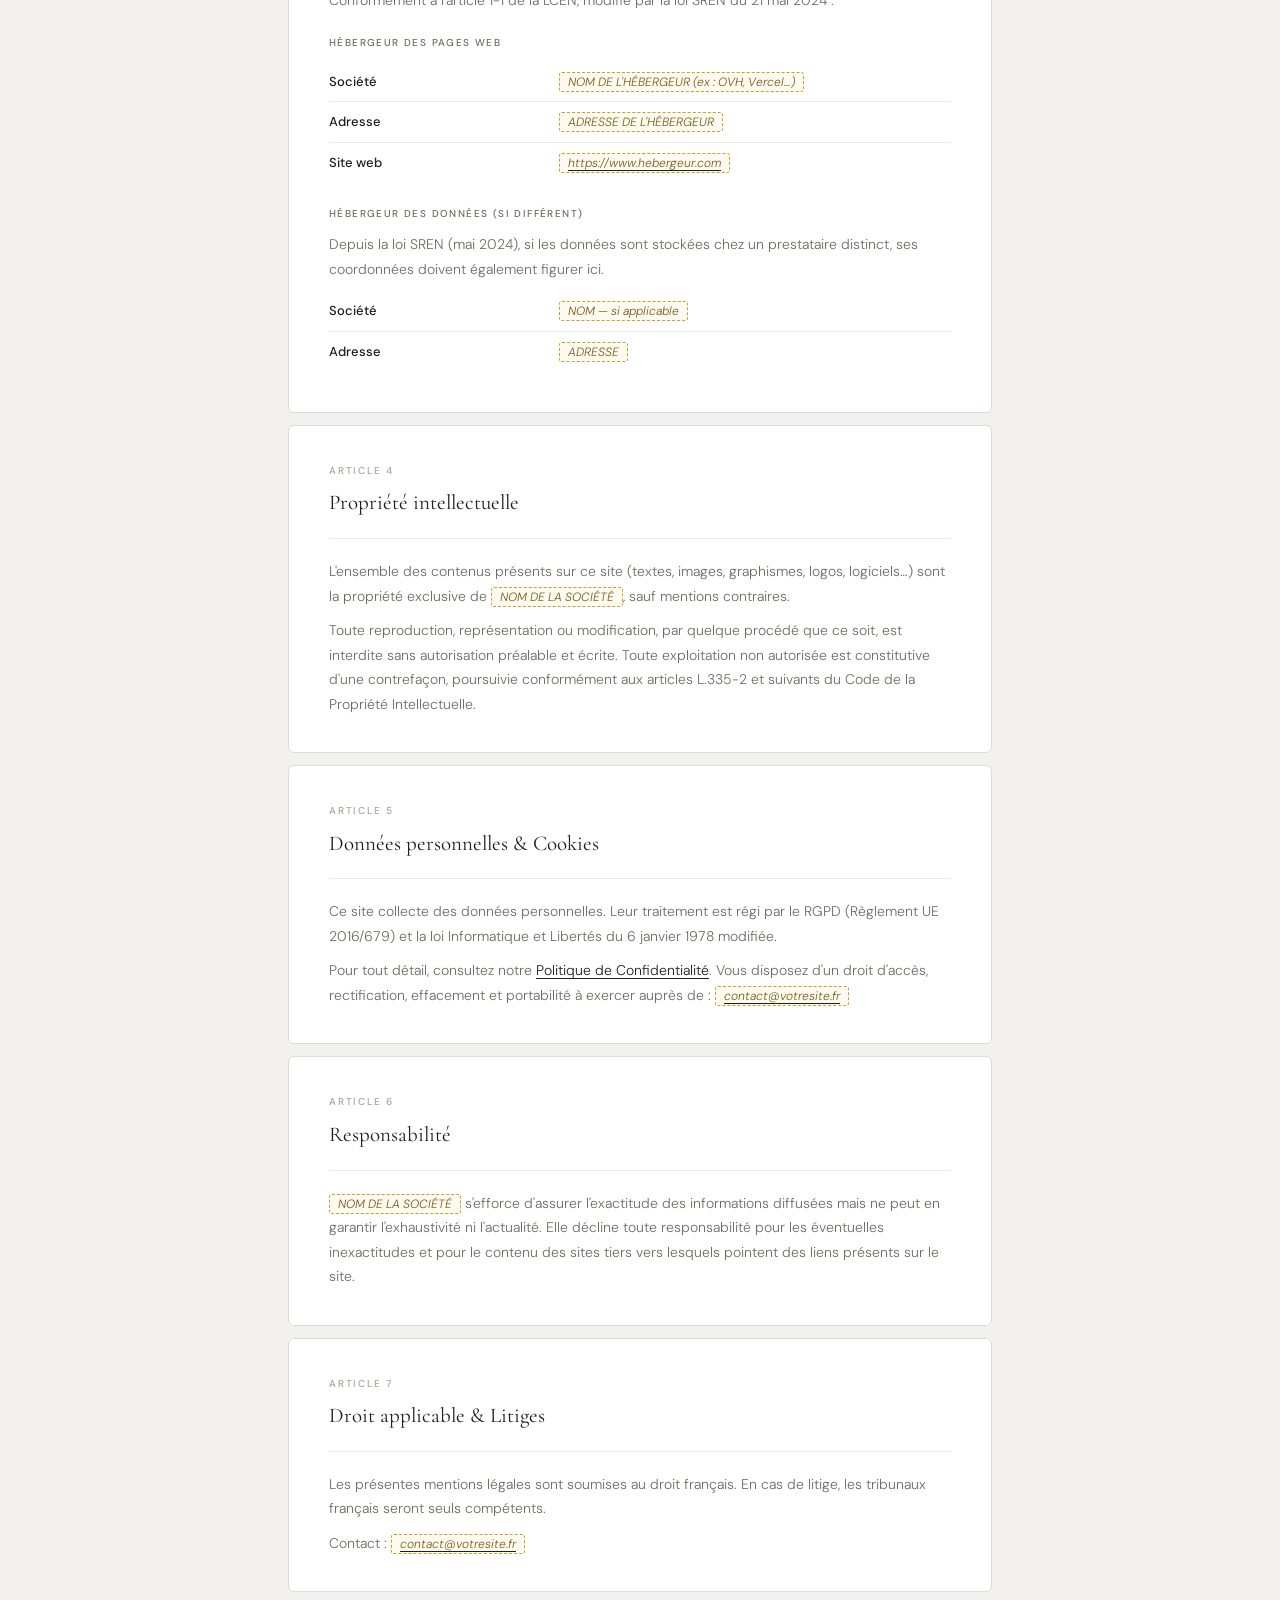
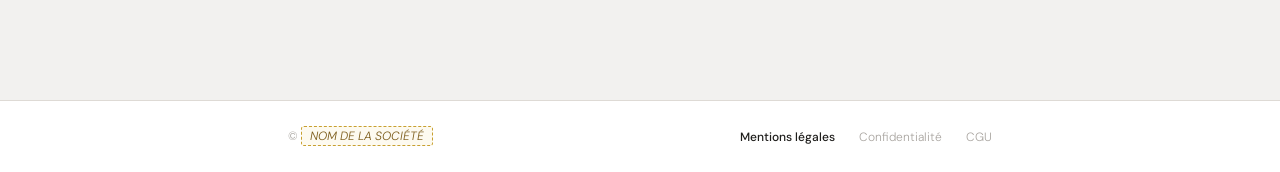
<file: pages/mentions-legales.html>
<!DOCTYPE html>
<html lang="fr">

<head>
    <meta charset="UTF-8">
    <meta name="viewport" content="width=device-width, initial-scale=1.0">
    <title>Mentions Légales</title>

    <link rel="stylesheet" href="../assets/css/legal.css">
</head>

<body>

    <header>
        <div class="wrap">
            <span class="eyebrow">Document légal · LCEN 2004 · Loi SREN 2024</span>
            <h1>Mentions Légales</h1>
            <p class="meta">En vigueur au <span class="ph">JJ/MM/AAAA</span></p>
            <nav class="pages">
                <a href="mentions-legales.html" class="on">Mentions légales</a>
                <a href="confidentialite.html">Confidentialité</a>
                <a href="cgu.html">CGU</a>
            </nav>
        </div>
    </header>

    <main>
        <div class="wrap">

            <section id="art1">
                <p class="art">Article 1</p>
                <h2>Éditeur du site</h2>
                <p>Conformément à l'article 6 de la loi n°2004-575 du 21 juin 2004 (LCEN), le présent site est édité par
                    :</p>
                <hr>
                <dl>
                    <div class="field">
                        <dt>Dénomination sociale</dt>
                        <dd><span class="ph">NOM DE LA SOCIÉTÉ</span></dd>
                    </div>
                    <div class="field">
                        <dt>Forme juridique</dt>
                        <dd><span class="ph">SAS / SARL / EI / SASU…</span></dd>
                    </div>
                    <div class="field">
                        <dt>Capital social</dt>
                        <dd><span class="ph">MONTANT</span> €</dd>
                    </div>
                    <div class="field">
                        <dt>Siège social</dt>
                        <dd><span class="ph">ADRESSE, CODE POSTAL, VILLE</span></dd>
                    </div>
                    <div class="field">
                        <dt>SIREN / SIRET</dt>
                        <dd><span class="ph">XXX XXX XXX / XXX XXX XXX XXXXX</span></dd>
                    </div>
                    <div class="field">
                        <dt>N° TVA intracommunautaire</dt>
                        <dd><span class="ph">FR XX XXXXXXXXX</span> (si applicable)</dd>
                    </div>
                    <div class="field">
                        <dt>RCS</dt>
                        <dd>RCS de <span class="ph">VILLE</span> — n° <span class="ph">XXX XXX XXX</span></dd>
                    </div>
                    <div class="field">
                        <dt>E-mail</dt>
                        <dd><a href="mailto:"><span class="ph">contact@votresite.fr</span></a></dd>
                    </div>
                    <div class="field">
                        <dt>Téléphone</dt>
                        <dd><span class="ph">+33 X XX XX XX XX</span></dd>
                    </div>
                </dl>
                <div class="note">
                    <b>À remplir lors de la création de la société</b>
                    <p>Ces informations sont obtenues à l'immatriculation au greffe (SIRET, RCS) ou auprès de l'URSSAF
                        (N° TVA). Leur absence expose à une amende jusqu'à <strong>75 000 €</strong> (personne physique)
                        ou <strong>375 000 €</strong> (personne morale).</p>
                </div>
            </section>

            <section id="art2">
                <p class="art">Article 2</p>
                <h2>Directeur de la publication</h2>
                <p>Le directeur de publication est la personne responsable légalement du contenu du site :</p>
                <hr>
                <dl>
                    <div class="field">
                        <dt>Nom & Prénom</dt>
                        <dd><span class="ph">PRÉNOM NOM</span></dd>
                    </div>
                    <div class="field">
                        <dt>Qualité</dt>
                        <dd><span class="ph">Président / Gérant / Directeur général…</span></dd>
                    </div>
                    <div class="field">
                        <dt>Contact</dt>
                        <dd><a href="mailto:"><span class="ph">contact@votresite.fr</span></a></dd>
                    </div>
                </dl>
            </section>

            <section id="art3">
                <p class="art">Article 3</p>
                <h2>Hébergement</h2>
                <p>Conformément à l'article 1-1 de la LCEN, modifié par la loi SREN du 21 mai 2024 :</p>
                <h3>Hébergeur des pages web</h3>
                <dl>
                    <div class="field">
                        <dt>Société</dt>
                        <dd><span class="ph">NOM DE L'HÉBERGEUR (ex : OVH, Vercel…)</span></dd>
                    </div>
                    <div class="field">
                        <dt>Adresse</dt>
                        <dd><span class="ph">ADRESSE DE L'HÉBERGEUR</span></dd>
                    </div>
                    <div class="field">
                        <dt>Site web</dt>
                        <dd><a href="#"><span class="ph">https://www.hebergeur.com</span></a></dd>
                    </div>
                </dl>
                <h3>Hébergeur des données (si différent)</h3>
                <p>Depuis la loi SREN (mai 2024), si les données sont stockées chez un prestataire distinct, ses
                    coordonnées doivent également figurer ici.</p>
                <dl>
                    <div class="field">
                        <dt>Société</dt>
                        <dd><span class="ph">NOM — si applicable</span></dd>
                    </div>
                    <div class="field">
                        <dt>Adresse</dt>
                        <dd><span class="ph">ADRESSE</span></dd>
                    </div>
                </dl>
            </section>

            <section id="art4">
                <p class="art">Article 4</p>
                <h2>Propriété intellectuelle</h2>
                <p>L'ensemble des contenus présents sur ce site (textes, images, graphismes, logos, logiciels…) sont la
                    propriété exclusive de <span class="ph">NOM DE LA SOCIÉTÉ</span>, sauf mentions contraires.</p>
                <p>Toute reproduction, représentation ou modification, par quelque procédé que ce soit, est interdite
                    sans autorisation préalable et écrite. Toute exploitation non autorisée est constitutive d'une
                    contrefaçon, poursuivie conformément aux articles L.335-2 et suivants du Code de la Propriété
                    Intellectuelle.</p>
            </section>

            <section id="art5">
                <p class="art">Article 5</p>
                <h2>Données personnelles & Cookies</h2>
                <p>Ce site collecte des données personnelles. Leur traitement est régi par le RGPD (Règlement UE
                    2016/679) et la loi Informatique et Libertés du 6 janvier 1978 modifiée.</p>
                <p>Pour tout détail, consultez notre <a href="confidentialite.html">Politique de Confidentialité</a>.
                    Vous disposez d'un droit d'accès, rectification, effacement et portabilité à exercer auprès de : <a
                        href="mailto:"><span class="ph">contact@votresite.fr</span></a></p>
            </section>

            <section id="art6">
                <p class="art">Article 6</p>
                <h2>Responsabilité</h2>
                <p><span class="ph">NOM DE LA SOCIÉTÉ</span> s'efforce d'assurer l'exactitude des informations diffusées
                    mais ne peut en garantir l'exhaustivité ni l'actualité. Elle décline toute responsabilité pour les
                    éventuelles inexactitudes et pour le contenu des sites tiers vers lesquels pointent des liens
                    présents sur le site.</p>
            </section>

            <section id="art7">
                <p class="art">Article 7</p>
                <h2>Droit applicable & Litiges</h2>
                <p>Les présentes mentions légales sont soumises au droit français. En cas de litige, les tribunaux
                    français seront seuls compétents.</p>
                <p>Contact : <a href="mailto:"><span class="ph">contact@votresite.fr</span></a></p>
            </section>

        </div>
    </main>

    <footer>
        <div class="wrap">
            <div class="fi">
                <small>© <span class="ph">NOM DE LA SOCIÉTÉ</span></small>
                <nav>
                    <a href="mentions-legales.html" class="on">Mentions légales</a>
                    <a href="confidentialite.html">Confidentialité</a>
                    <a href="cgu.html">CGU</a>
                </nav>
            </div>
        </div>
    </footer>

</body>

</html>
</file>
<file: assets/css/legal.css>
/* ================================================
   legal.css
   Pages légales — Mentions / CGU / Confidentialité
   ================================================ */

@import url('https://fonts.googleapis.com/css2?family=Cormorant+Garamond:wght@300;400;600&family=DM+Sans:wght@300;400;500&display=swap');

/* ── Variables ── */
:root {
    --bg: #F2F1EF;
    --surface: #FFFFFF;
    --border: #DEDAD5;
    --border-lt: #ECEAE6;
    --text: #1F1E1C;
    --muted: #6E6B66;
    --subtle: #A8A49F;
    --ph-bg: #FDFAF0;
    --ph-bdr: #C8A030;
    --ph-txt: #7A5A18;
    --serif: 'Cormorant Garamond', Georgia, serif;
    --sans: 'DM Sans', system-ui, sans-serif;
    --max-w: 760px;
    --r: 6px;
}

/* ── Reset ── */
*,
*::before,
*::after {
    box-sizing: border-box;
    margin: 0;
    padding: 0;
}

html {
    font-size: 15px;
    scroll-behavior: smooth;
}

/* ── Base ── */
body {
    font-family: var(--sans);
    font-weight: 300;
    background: var(--bg);
    color: var(--text);
    line-height: 1.75;
    -webkit-font-smoothing: antialiased;
}

/* ── Layout ── */
.wrap {
    max-width: var(--max-w);
    margin: 0 auto;
    padding: 0 28px;
}

/* ── Header ── */
header {
    background: var(--surface);
    border-bottom: 1px solid var(--border);
    padding: 52px 0 40px;
}

.eyebrow {
    display: block;
    font-size: 10px;
    font-weight: 500;
    letter-spacing: .18em;
    text-transform: uppercase;
    color: var(--subtle);
    margin-bottom: 14px;
}

header h1 {
    font-family: var(--serif);
    font-size: clamp(2rem, 5vw, 2.8rem);
    font-weight: 300;
    color: var(--text);
    line-height: 1.15;
}

.meta {
    margin-top: 10px;
    font-size: 12.5px;
    color: var(--subtle);
}

/* ── Nav entre pages ── */
nav.pages {
    display: inline-flex;
    margin-top: 30px;
    border: 1px solid var(--border);
    border-radius: var(--r);
    overflow: hidden;
}

nav.pages a {
    display: block;
    padding: 8px 20px;
    font-size: 12.5px;
    color: var(--muted);
    text-decoration: none;
    background: var(--surface);
    border-right: 1px solid var(--border);
    transition: background .15s, color .15s;
}

nav.pages a:last-child {
    border-right: none;
}

nav.pages a:hover {
    background: var(--bg);
    color: var(--text);
}

nav.pages a.on {
    background: var(--text);
    color: #fff;
}

/* ── Main ── */
main {
    padding: 48px 0 96px;
}

/* ── Sommaire ── */
.toc {
    background: var(--surface);
    border: 1px solid var(--border);
    border-radius: var(--r);
    padding: 28px 32px;
    margin-bottom: 12px;
}

.toc-label {
    font-size: 10px;
    font-weight: 500;
    letter-spacing: .16em;
    text-transform: uppercase;
    color: var(--subtle);
    margin-bottom: 16px;
}

.toc ol {
    list-style: none;
    display: grid;
    grid-template-columns: 1fr 1fr;
    column-gap: 24px;
}

.toc ol li a {
    display: flex;
    align-items: baseline;
    gap: 10px;
    font-size: 13px;
    color: var(--muted);
    text-decoration: none;
    padding: 5px 0;
    border-bottom: 1px solid var(--border-lt);
    transition: color .15s;
}

.toc ol li a:hover {
    color: var(--text);
}

.toc ol li a .n {
    font-size: 10px;
    color: var(--border);
    flex-shrink: 0;
}

/* ── Section ── */
section {
    background: var(--surface);
    border: 1px solid var(--border);
    border-radius: var(--r);
    padding: 36px 40px;
    margin-bottom: 12px;
}

.art {
    font-size: 10px;
    font-weight: 500;
    letter-spacing: .18em;
    text-transform: uppercase;
    color: var(--subtle);
    margin-bottom: 6px;
}

section h2 {
    font-family: var(--serif);
    font-size: 1.4rem;
    font-weight: 400;
    color: var(--text);
    padding-bottom: 16px;
    margin-bottom: 20px;
    border-bottom: 1px solid var(--border-lt);
}

section h3 {
    font-size: 10px;
    font-weight: 500;
    letter-spacing: .14em;
    text-transform: uppercase;
    color: var(--muted);
    margin: 22px 0 10px;
}

section p {
    font-size: 14px;
    color: var(--muted);
    margin-bottom: 10px;
}

section p:last-child {
    margin-bottom: 0;
}

a {
    color: var(--text);
    text-underline-offset: 3px;
}

strong {
    font-weight: 500;
    color: var(--text);
}

hr {
    border: none;
    border-top: 1px solid var(--border-lt);
    margin: 16px 0;
}

/* ── Champs structurés ── */
dl {
    margin: 4px 0;
}

.field {
    display: flex;
    gap: 20px;
    padding: 8px 0;
    border-bottom: 1px solid var(--border-lt);
    align-items: baseline;
    flex-wrap: wrap;
}

.field:last-of-type {
    border-bottom: none;
}

.field dt {
    font-size: 13px;
    font-weight: 500;
    color: var(--text);
    min-width: 210px;
    flex-shrink: 0;
}

.field dd {
    font-size: 13.5px;
    color: var(--muted);
}

/* ── Listes ── */
ul {
    list-style: none;
    margin: 10px 0;
}

ul li {
    font-size: 14px;
    color: var(--muted);
    padding: 7px 0 7px 16px;
    border-bottom: 1px solid var(--border-lt);
    position: relative;
}

ul li:last-child {
    border-bottom: none;
}

ul li::before {
    content: '';
    position: absolute;
    left: 0;
    top: 16px;
    width: 5px;
    height: 1px;
    background: var(--border);
}

/* ── Tableau ── */
table {
    width: 100%;
    border-collapse: collapse;
    margin: 14px 0;
    font-size: 13.5px;
}

thead tr {
    border-bottom: 1px solid var(--border);
    background: var(--bg);
}

th {
    text-align: left;
    padding: 10px 14px;
    font-size: 10px;
    font-weight: 500;
    letter-spacing: .12em;
    text-transform: uppercase;
    color: var(--subtle);
}

td {
    padding: 10px 14px;
    color: var(--muted);
    border-bottom: 1px solid var(--border-lt);
    vertical-align: top;
    font-weight: 300;
}

tr:last-child td {
    border-bottom: none;
}

/* ── Grille droits RGPD ── */
.rights {
    display: grid;
    grid-template-columns: repeat(3, 1fr);
    gap: 10px;
    margin-top: 16px;
}

.rights div {
    border: 1px solid var(--border);
    border-radius: 4px;
    padding: 16px;
    background: var(--bg);
}

.rights div b {
    display: block;
    font-size: 12px;
    font-weight: 500;
    color: var(--text);
    margin-bottom: 5px;
}

.rights div p {
    font-size: 12.5px;
    color: var(--muted);
    margin-bottom: 0;
    line-height: 1.55;
}

/* ── Placeholders ── */
.ph {
    background: var(--ph-bg);
    border: 1px dashed var(--ph-bdr);
    color: var(--ph-txt);
    font-size: 12px;
    font-style: italic;
    padding: 1px 8px;
    border-radius: 3px;
}

.note {
    background: var(--ph-bg);
    border-left: 3px solid var(--ph-bdr);
    border-radius: 0 4px 4px 0;
    padding: 14px 18px;
    margin-top: 16px;
}

.note b {
    display: block;
    font-size: 10px;
    font-weight: 500;
    letter-spacing: .12em;
    text-transform: uppercase;
    color: var(--ph-txt);
    margin-bottom: 4px;
}

.note p {
    font-size: 13px;
    color: var(--ph-txt);
    margin-bottom: 0;
}

/* ── Footer ── */
footer {
    background: var(--surface);
    border-top: 1px solid var(--border);
    padding: 22px 0;
}

.fi {
    display: flex;
    justify-content: space-between;
    align-items: center;
    flex-wrap: wrap;
    gap: 12px;
}

footer small {
    font-size: 12px;
    color: var(--subtle);
}

footer nav a {
    font-size: 12px;
    color: var(--subtle);
    text-decoration: none;
    margin-left: 20px;
    transition: color .15s;
}

footer nav a:hover {
    color: var(--text);
}

footer nav a.on {
    color: var(--text);
    font-weight: 500;
}

/* ── Responsive ── */
@media (max-width: 620px) {
    section {
        padding: 24px 20px;
    }

    .toc {
        padding: 22px 20px;
    }

    .toc ol {
        grid-template-columns: 1fr;
    }

    .rights {
        grid-template-columns: 1fr 1fr;
    }

    .field {
        flex-direction: column;
        gap: 3px;
    }

    .field dt {
        min-width: unset;
    }

    .fi {
        flex-direction: column;
        align-items: flex-start;
    }

    footer nav a:first-child {
        margin-left: 0;
    }
}

@media (max-width: 400px) {
    .rights {
        grid-template-columns: 1fr;
    }
}
</file>
